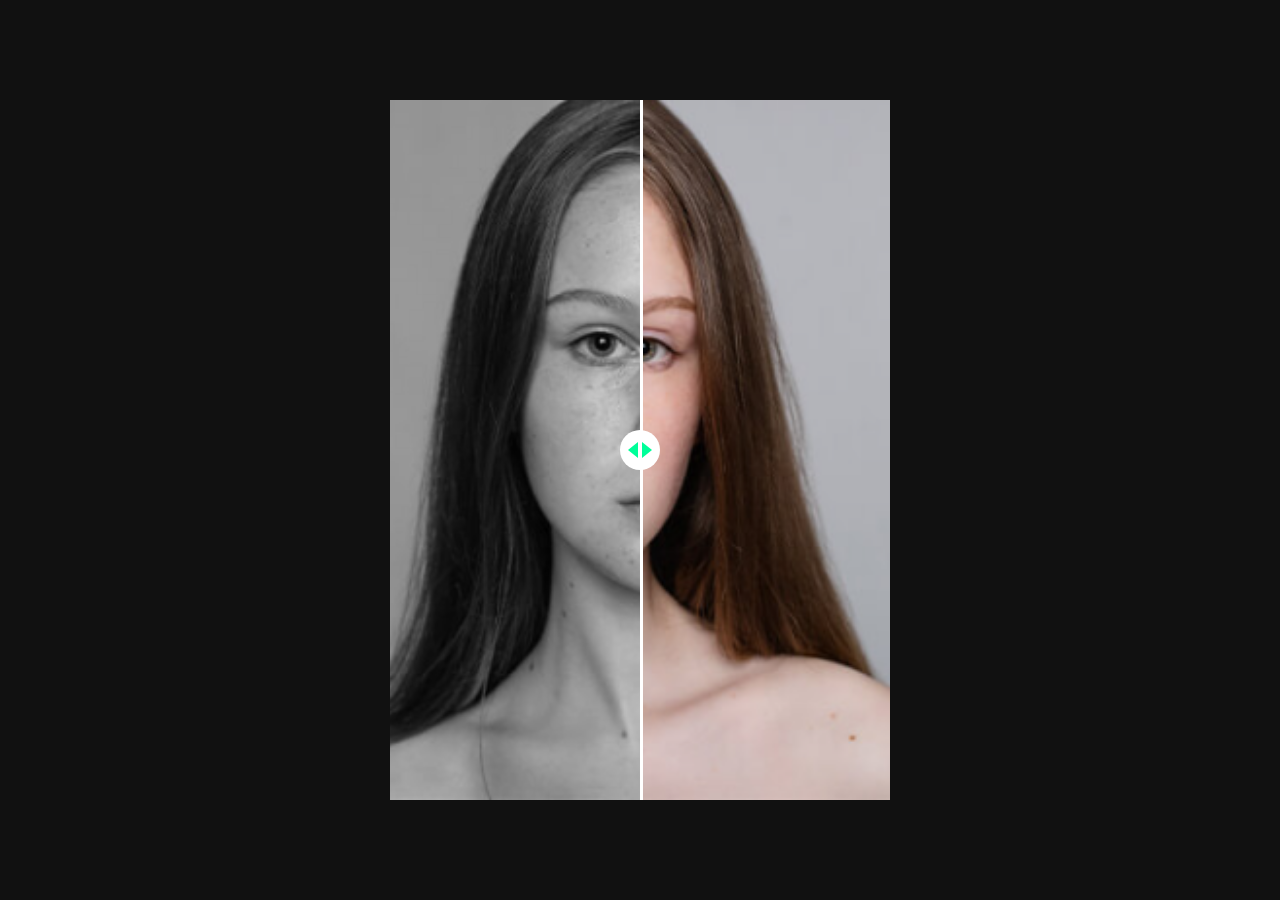
<file: efeito antes e depois/index.html>
<!DOCTYPE html>
<html lang="pt-br">
<head>
  <meta charset="UTF-8">
  <link rel="stylesheet" href="style.css">
  <title>Antes e Depois</title>
  <style>
  
  </style>
</head>
<body>

<div class="container" id="sliderContainer">
  <img src="imagens/depois.png" class="image-color" />
  <img src="imagens/antes.png" class="image-pb" id="pbImage" />

  <div class="slider" id="sliderBar"></div>
  <div class="handle" id="handle"></div>
</div>

<script src="script.js"></script>

</body>
</html>
</file>
<file: efeito antes e depois/style.css>
* {
      box-sizing: border-box;
    }
    body {
      margin: 0;
      font-family: sans-serif;
      display: flex;
      justify-content: center;
      align-items: center;
      height: 100vh;
      background: #111;
    }

    .container {
      position: relative;
      width: 500px;
      height: 700px;
      overflow: hidden;
      cursor: ew-resize;
    }

    .image-color,
    .image-pb {
      position: absolute;
      top: 0;
      left: 0;
      width: 100%;
      height: 100%;
      object-fit: cover;
      user-select: none;
      pointer-events: none;
    }

    .image-pb {
      filter: grayscale(100%);
      clip-path: inset(0 50% 0 0);
      z-index: 2;
    }

    .slider {
      position: absolute;
      top: 0;
      bottom: 0;
      left: 50%;
      width: 3px;
      background: white;
      z-index: 3;
    }

    .handle {
      position: absolute;
      top: 50%;
      left: 50%;
      width: 40px;
      height: 40px;
      background: white;
      border-radius: 50%;
      transform: translate(-50%, -50%);
      z-index: 4;
      display: flex;
      align-items: center;
      justify-content: center;
      cursor: pointer;
    }

    .handle::before,
    .handle::after {
      content: '';
      display: block;
      width: 0;
      height: 0;
      border-style: solid;
      position: absolute;
      top: 50%;
      transform: translateY(-50%);
    }

    .handle::before {
      border-width: 8px 10px 8px 0;
      border-color: transparent #00ff99 transparent transparent;
      left: 8px;
    }

    .handle::after {
      border-width: 8px 0 8px 10px;
      border-color: transparent transparent transparent #00ff99;
      right: 8px;
    }
</file>
